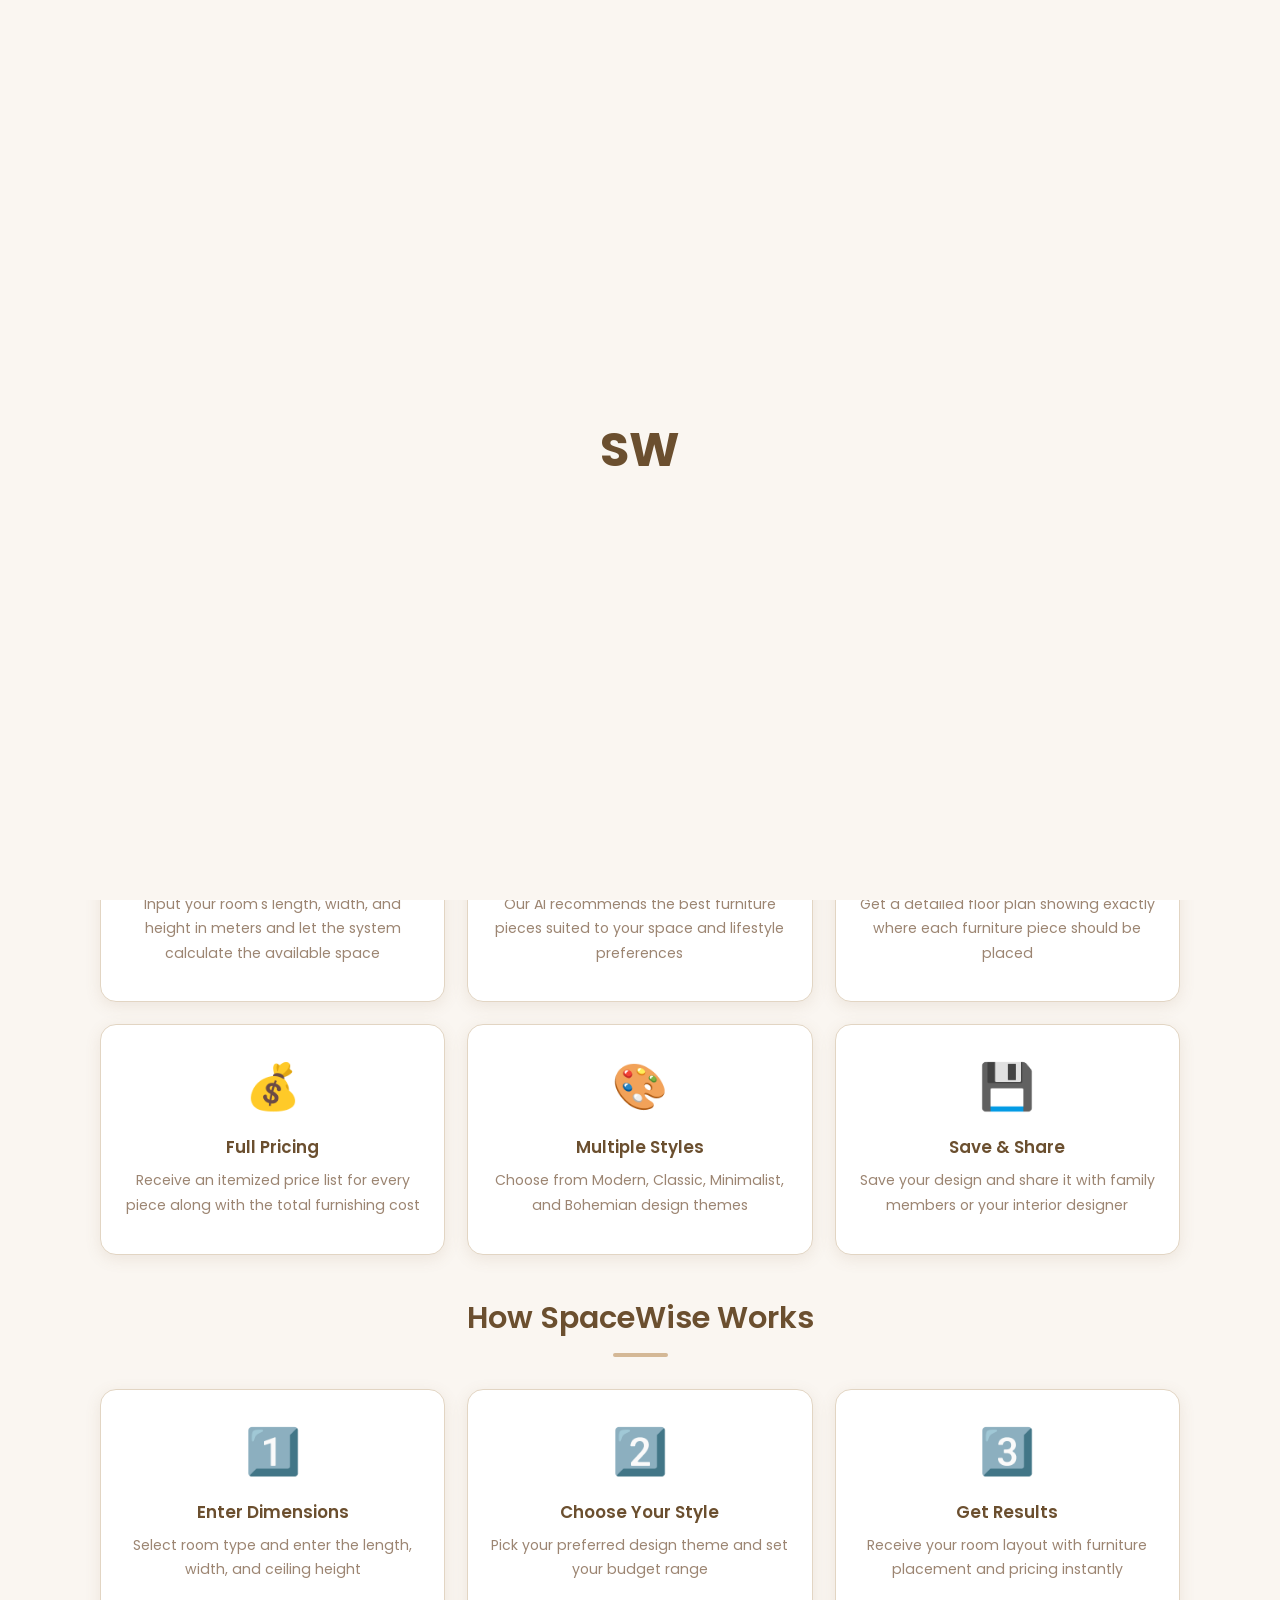
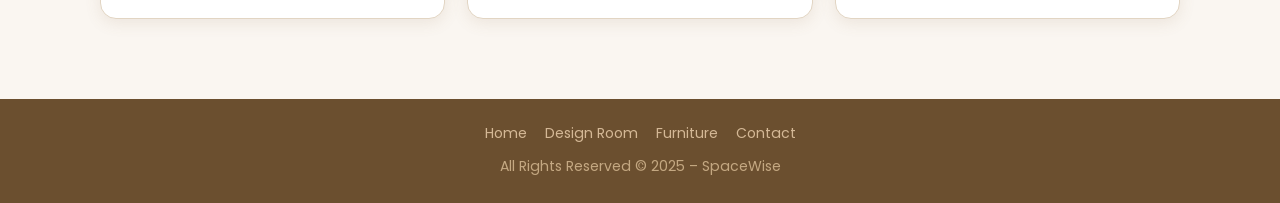
<file: index.html>
<!DOCTYPE html>
<html lang="en">
<head>
    <meta charset="UTF-8">
    <meta name="viewport" content="width=device-width, initial-scale=1.0">
    <title>SpaceWise – AI-Powered Furniture Design</title>
    <link rel="stylesheet" href="style.css">
</head>
<body>
<div id="loader" class="loader-overlay">
  <div class="site-name" id="site-name">
    <span class="letter keep">S</span>
    <span class="letter hide">P</span>
    <span class="letter hide">A</span>
    <span class="letter hide">C</span>
    <span class="letter hide">E</span>
    <span class="letter hide">&nbsp;</span>
    <span class="letter keep">W</span>
    <span class="letter hide">I</span>
    <span class="letter hide">S</span>
    <span class="letter hide">E</span>
  </div>
  <!-- اللوجو مخفي تماماً وموجود في المنتصف -->
  <img src="logo.jpg" alt="Space Wise Logo" id="loader-logo" style="opacity: 0; transform: scale(0.8); position: absolute; transition: all 1s ease-in-out; height: 120px; border-radius: 12px;">
</div>

    <!-- Navbar -->
    <nav>
        <a href="index.html" class="logo-container">
            <img src="logo.jpg" alt="Space Wise Logo" class="nav-logo">
        </a>
        <div class="hamburger" onclick="toggleMenu()" id="hamburger">
            <span></span><span></span><span></span>
        </div>
        <ul id="navMenu">
            <li><a href="index.html" class="active">Home</a></li>
            <li><a href="design.html">Design Room</a></li>
            <li><a href="furniture.html">Furniture</a></li>
            <li><a href="contact.html">Contact</a></li>
        </ul>
    </nav>

    <!-- Main Content -->
    <main>

        <!-- Hero -->
        <div class="hero">
            <h1>Design Your Space Smartly</h1>
            <p>Enter your room dimensions and get AI-powered furniture suggestions with placement maps and full pricing — instantly.</p>
            <a href="design.html" class="hero-btn">Start Designing Now</a>
        </div>

        <!-- Why SpaceWise -->
        <div class="section-title section-padding">
            <h2>Why SpaceWise?</h2>
            <div class="divider"></div>
            <p>We combine artificial intelligence with interior design expertise to give you a unique furnishing experience</p>
        </div>

        <div class="features-grid">
            <div class="feature-card">
                <span class="feature-icon">📐</span>
                <h3>Enter Dimensions</h3>
                <p>Input your room's length, width, and height in meters and let the system calculate the available space</p>
            </div>
            <div class="feature-card">
                <span class="feature-icon">🤖</span>
                <h3>AI Suggestions</h3>
                <p>Our AI recommends the best furniture pieces suited to your space and lifestyle preferences</p>
            </div>
            <div class="feature-card">
                <span class="feature-icon">🗺️</span>
                <h3>Placement Map</h3>
                <p>Get a detailed floor plan showing exactly where each furniture piece should be placed</p>
            </div>
            <div class="feature-card">
                <span class="feature-icon">💰</span>
                <h3>Full Pricing</h3>
                <p>Receive an itemized price list for every piece along with the total furnishing cost</p>
            </div>
            <div class="feature-card">
                <span class="feature-icon">🎨</span>
                <h3>Multiple Styles</h3>
                <p>Choose from Modern, Classic, Minimalist, and Bohemian design themes</p>
            </div>
            <div class="feature-card">
                <span class="feature-icon">💾</span>
                <h3>Save & Share</h3>
                <p>Save your design and share it with family members or your interior designer</p>
            </div>
        </div>

        <!-- How It Works -->
        <div class="section-padding">
            <div class="section-title">
                <h2>How SpaceWise Works</h2>
                <div class="divider"></div>
            </div>
            <div class="features-grid">
                <div class="feature-card">
                    <span class="feature-icon">1️⃣</span>
                    <h3>Enter Dimensions</h3>
                    <p>Select room type and enter the length, width, and ceiling height</p>
                </div>
                <div class="feature-card">
                    <span class="feature-icon">2️⃣</span>
                    <h3>Choose Your Style</h3>
                    <p>Pick your preferred design theme and set your budget range</p>
                </div>
                <div class="feature-card">
                    <span class="feature-icon">3️⃣</span>
                    <h3>Get Results</h3>
                    <p>Receive your room layout with furniture placement and pricing instantly</p>
                </div>
            </div>
        </div>

    </main>

    <!-- Footer -->
    <footer>
        <div class="footer-links">
            <a href="index.html">Home</a>
            <a href="design.html">Design Room</a>
            <a href="furniture.html">Furniture</a>
            <a href="contact.html">Contact</a>
        </div>
        <p>All Rights Reserved &copy; 2025 – SpaceWise</p>
    </footer>

    <script>
        function toggleMenu() {
            document.getElementById('navMenu').classList.toggle('open');
        }
        window.addEventListener('load', () => {
  // 1. يبدأ تداخل الاسم إلى SW
  setTimeout(() => {
    const siteName = document.getElementById('site-name');
    if(siteName) siteName.classList.add('shrink');
    
    // 2. بعد ما تخلص حركة SW، نخفيها
    setTimeout(() => {
      if(siteName) siteName.style.opacity = '0'; 
      
      // 3. ننتظر شوي (نص ثانية) ثم نظهر اللوجو
      setTimeout(() => {
        const loaderLogo = document.getElementById('loader-logo');
        if(loaderLogo) {
          loaderLogo.style.opacity = '1';
          loaderLogo.style.transform = 'scale(1)';
        }
        
        // 4. بعد ما يظهر اللوجو، نخفي شاشة التحميل وندخل الموقع
        setTimeout(() => {
          const loader = document.getElementById('loader');
          if(loader) loader.classList.add('fade-out');
        }, 1500);
        
      }, 500); // فترة هدوء قبل ظهور اللوجو
      
    }, 1500); 

  }, 800);
});
        ;
    </script>

</body>
</html>
</file>
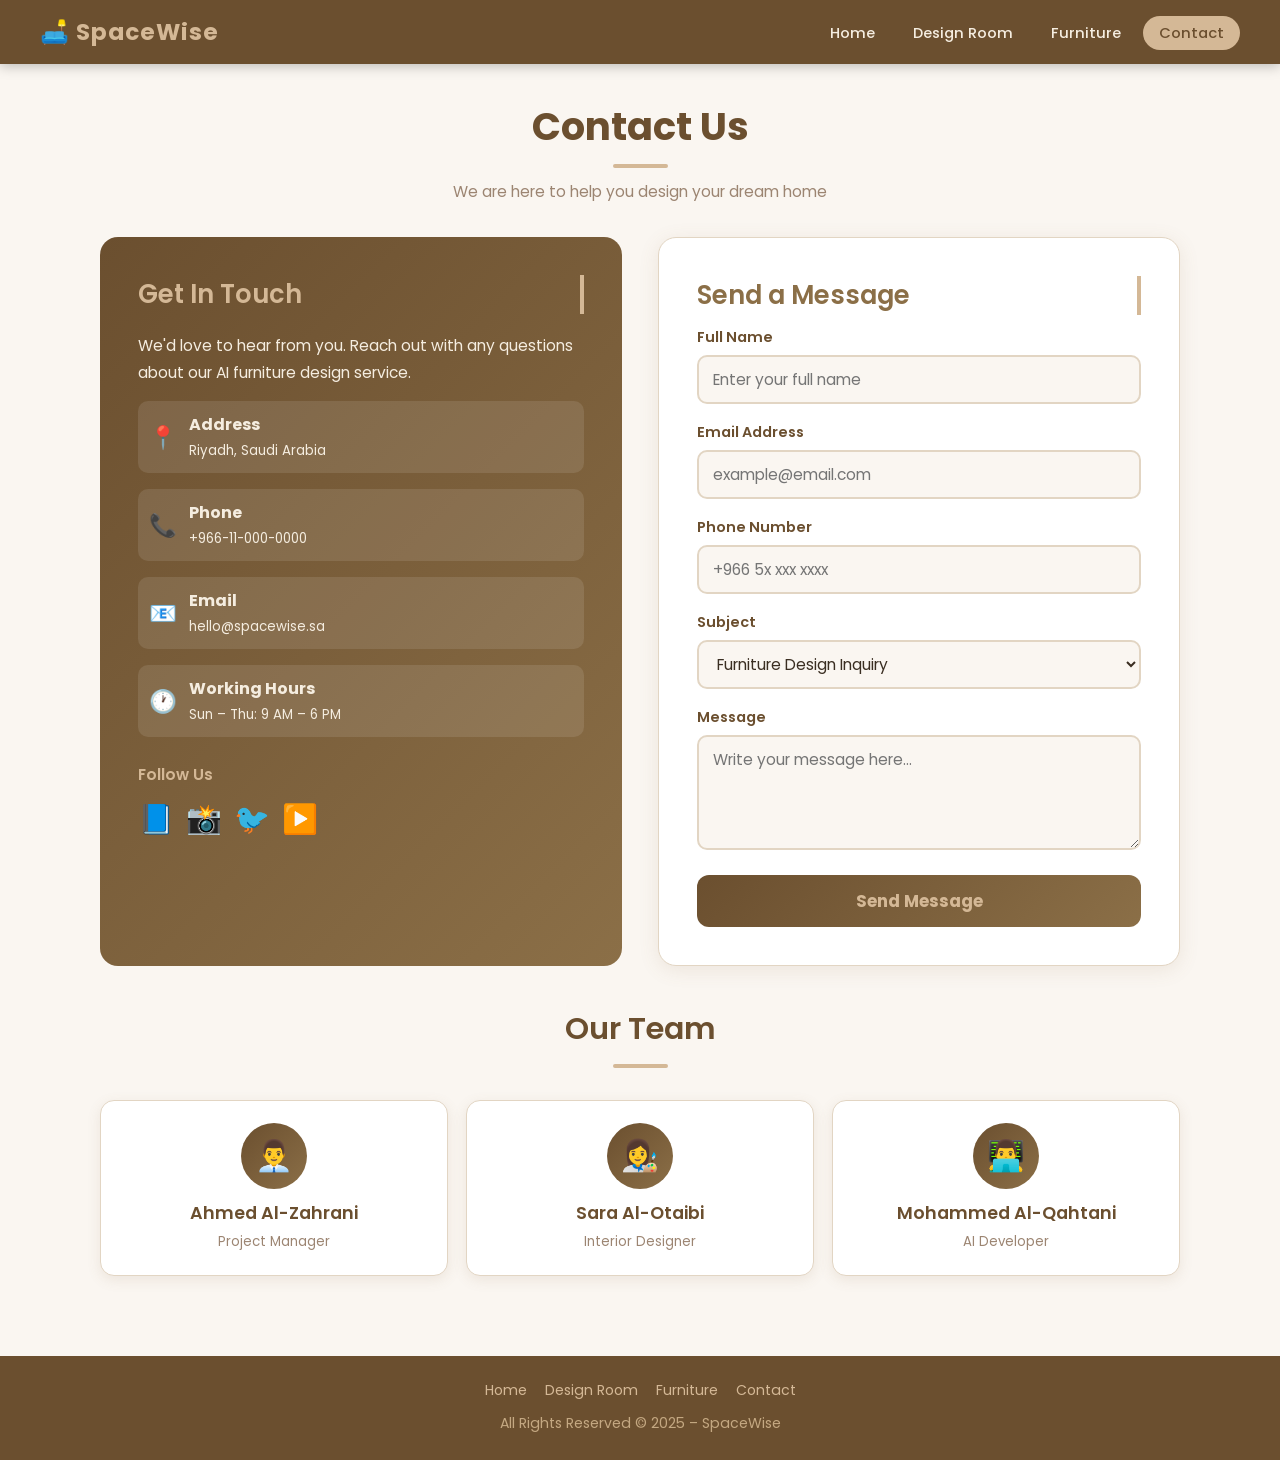
<file: contact.html>
<!DOCTYPE html>
<html lang="en">
<head>
    <meta charset="UTF-8">
    <meta name="viewport" content="width=device-width, initial-scale=1.0">
    <title>Contact Us – SpaceWise</title>
    <link rel="stylesheet" href="style.css">
</head>
<body>

    <!-- Navbar -->
    <nav>
        <a href="index.html" class="logo">🛋️ SpaceWise</a>
        <div class="hamburger" onclick="toggleMenu()">
            <span></span><span></span><span></span>
        </div>
        <ul id="navMenu">
            <li><a href="index.html">Home</a></li>
            <li><a href="design.html">Design Room</a></li>
            <li><a href="furniture.html">Furniture</a></li>
            <li><a href="contact.html" class="active">Contact</a></li>
        </ul>
    </nav>

    <!-- Main Content -->
    <main>

        <div class="section-title">
            <h1>Contact Us</h1>
            <div class="divider"></div>
            <p>We are here to help you design your dream home</p>
        </div>

        <div class="contact-wrapper">

            <!-- Contact Info -->
            <div class="contact-info">
                <h2>Get In Touch</h2>
                <p>We'd love to hear from you. Reach out with any questions about our AI furniture design service.</p>

                <div class="contact-detail">
                    <span>📍</span>
                    <div>
                        <strong>Address</strong><br>
                        <small>Riyadh, Saudi Arabia</small>
                    </div>
                </div>

                <div class="contact-detail">
                    <span>📞</span>
                    <div>
                        <strong>Phone</strong><br>
                        <small>+966-11-000-0000</small>
                    </div>
                </div>

                <div class="contact-detail">
                    <span>📧</span>
                    <div>
                        <strong>Email</strong><br>
                        <small>hello@spacewise.sa</small>
                    </div>
                </div>

                <div class="contact-detail">
                    <span>🕐</span>
                    <div>
                        <strong>Working Hours</strong><br>
                        <small>Sun – Thu: 9 AM – 6 PM</small>
                    </div>
                </div>

                <div style="margin-top: 24px;">
                    <p style="color: var(--accent); font-weight: 600; margin-bottom: 10px;">Follow Us</p>
                    <div style="display: flex; gap: 12px;">
                        <span style="font-size: 1.8rem; cursor: pointer;">📘</span>
                        <span style="font-size: 1.8rem; cursor: pointer;">📸</span>
                        <span style="font-size: 1.8rem; cursor: pointer;">🐦</span>
                        <span style="font-size: 1.8rem; cursor: pointer;">▶️</span>
                    </div>
                </div>
            </div>

            <!-- Contact Form -->
            <div class="contact-form">
                <h2>Send a Message</h2>

                <div class="form-group">
                    <label>Full Name</label>
                    <input type="text" id="contactName" placeholder="Enter your full name">
                </div>

                <div class="form-group">
                    <label>Email Address</label>
                    <input type="email" id="contactEmail" placeholder="example@email.com">
                </div>

                <div class="form-group">
                    <label>Phone Number</label>
                    <input type="tel" id="contactPhone" placeholder="+966 5x xxx xxxx">
                </div>

                <div class="form-group">
                    <label>Subject</label>
                    <select id="contactSubject">
                        <option>Furniture Design Inquiry</option>
                        <option>Request a Quote</option>
                        <option>Technical Support</option>
                        <option>Suggestion or Complaint</option>
                        <option>Other</option>
                    </select>
                </div>

                <div class="form-group">
                    <label>Message</label>
                    <textarea id="contactMessage" placeholder="Write your message here..."></textarea>
                </div>

                <button class="submit-btn" onclick="sendMessage()">Send Message</button>

                <div class="success-msg" id="successMsg">
                    ✅ Your message has been sent successfully! We'll get back to you soon.
                </div>
            </div>
        </div>

        <!-- Team Section -->
        <div class="section-padding">
            <div class="section-title">
                <h2>Our Team</h2>
                <div class="divider"></div>
            </div>
            <div class="team-grid">
                <div class="team-card">
                    <div class="team-avatar">👨‍💼</div>
                    <h3>Ahmed Al-Zahrani</h3>
                    <p>Project Manager</p>
                </div>
                <div class="team-card">
                    <div class="team-avatar">👩‍🎨</div>
                    <h3>Sara Al-Otaibi</h3>
                    <p>Interior Designer</p>
                </div>
                <div class="team-card">
                    <div class="team-avatar">👨‍💻</div>
                    <h3>Mohammed Al-Qahtani</h3>
                    <p>AI Developer</p>
                </div>
            </div>
        </div>

    </main>

    <!-- Footer -->
    <footer>
        <div class="footer-links">
            <a href="index.html">Home</a>
            <a href="design.html">Design Room</a>
            <a href="furniture.html">Furniture</a>
            <a href="contact.html">Contact</a>
        </div>
        <p>All Rights Reserved &copy; 2025 – SpaceWise</p>
    </footer>

    <script>
        function toggleMenu() {
            document.getElementById('navMenu').classList.toggle('open');
        }

        function sendMessage() {
            const name    = document.getElementById('contactName').value;
            const email   = document.getElementById('contactEmail').value;
            const message = document.getElementById('contactMessage').value;

            if (!name || !email || !message) {
                alert('Please fill in all required fields.');
                return;
            }

            document.getElementById('successMsg').classList.add('show');
            document.getElementById('contactName').value    = '';
            document.getElementById('contactEmail').value   = '';
            document.getElementById('contactPhone').value   = '';
            document.getElementById('contactMessage').value = '';

            setTimeout(() => {
                document.getElementById('successMsg').classList.remove('show');
            }, 4000);
        }
    </script>

</body>
</html>
</file>
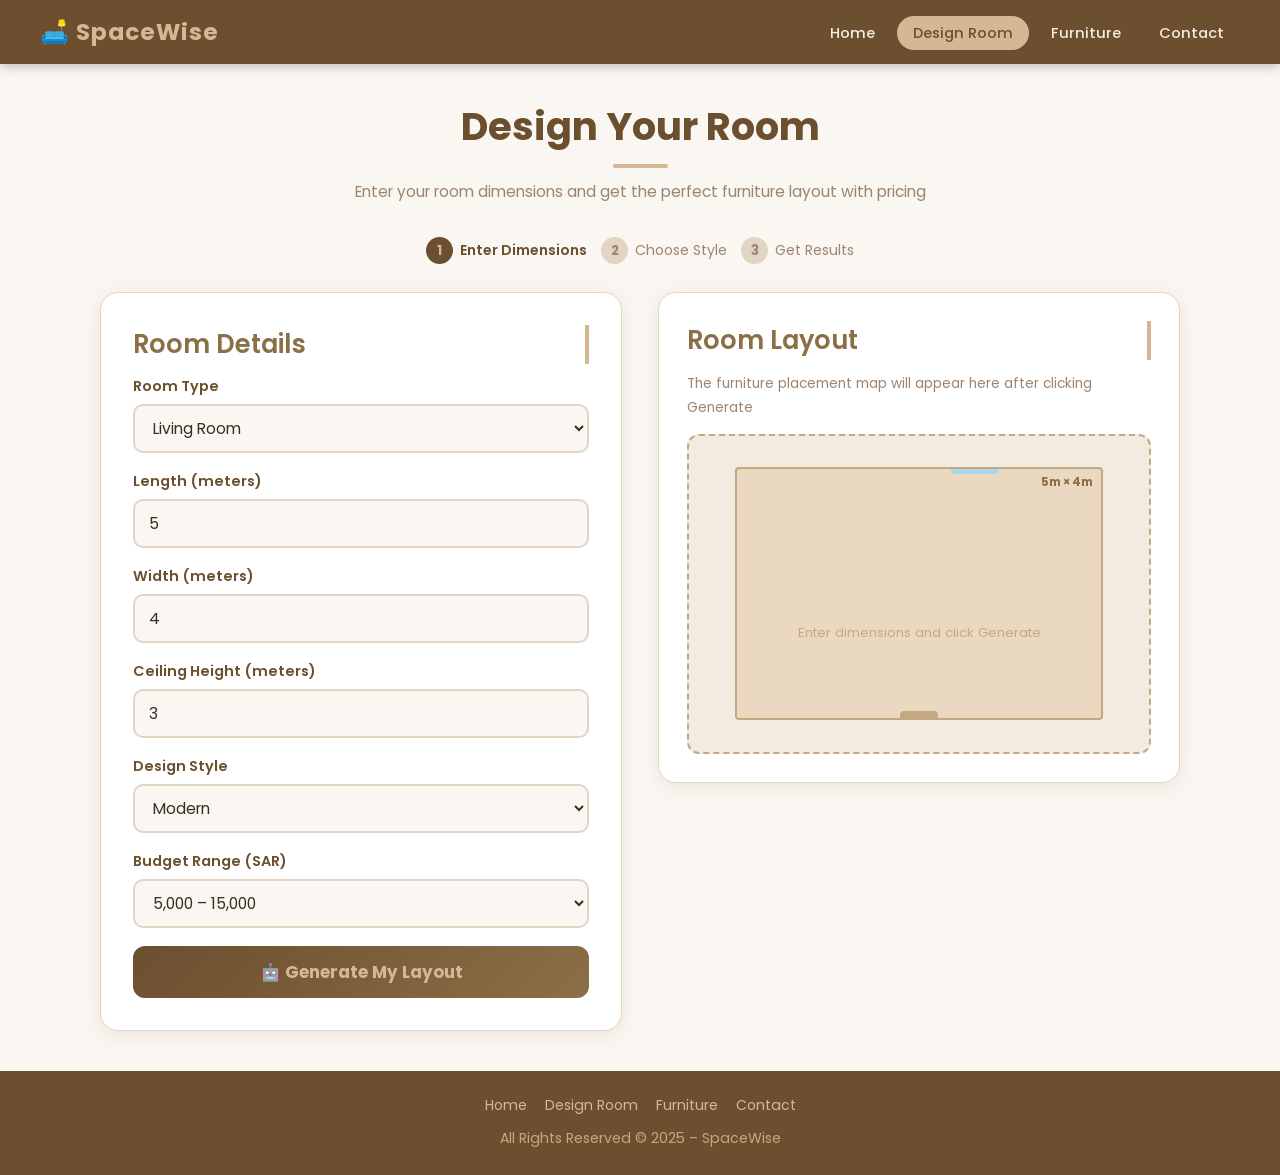
<file: design.html>
<!DOCTYPE html>
<html lang="en">
<head>
    <meta charset="UTF-8">
    <meta name="viewport" content="width=device-width, initial-scale=1.0">
    <title>Design Your Room – SpaceWise</title>
    <link rel="stylesheet" href="style.css">
</head>
<body>

    <!-- Navbar -->
    <nav>
        <a href="index.html" class="logo">🛋️ SpaceWise</a>
        <div class="hamburger" onclick="toggleMenu()">
            <span></span><span></span><span></span>
        </div>
        <ul id="navMenu">
            <li><a href="index.html">Home</a></li>
            <li><a href="design.html" class="active">Design Room</a></li>
            <li><a href="furniture.html">Furniture</a></li>
            <li><a href="contact.html">Contact</a></li>
        </ul>
    </nav>

    <!-- Main Content -->
    <main>

        <div class="section-title">
            <h1>Design Your Room</h1>
            <div class="divider"></div>
            <p>Enter your room dimensions and get the perfect furniture layout with pricing</p>
        </div>

        <!-- Step Indicator -->
        <div class="step-indicator">
            <div class="step active">
                <span class="step-num">1</span>
                <span>Enter Dimensions</span>
            </div>
            <div class="step">
                <span class="step-num">2</span>
                <span>Choose Style</span>
            </div>
            <div class="step">
                <span class="step-num">3</span>
                <span>Get Results</span>
            </div>
        </div>

        <div class="design-container">

            <!-- Input Form -->
            <div class="form-section">
                <h2>Room Details</h2>

                <div class="form-group">
                    <label>Room Type</label>
                    <select id="roomType">
                        <option value="living">Living Room</option>
                        <option value="bedroom">Bedroom</option>
                        <option value="dining">Dining Room</option>
                        <option value="office">Home Office</option>
                        <option value="kids">Kids Room</option>
                    </select>
                </div>

                <div class="form-group">
                    <label>Length (meters)</label>
                    <input type="number" id="roomLength" placeholder="e.g. 5" min="2" max="20" step="0.5" value="5">
                </div>

                <div class="form-group">
                    <label>Width (meters)</label>
                    <input type="number" id="roomWidth" placeholder="e.g. 4" min="2" max="20" step="0.5" value="4">
                </div>

                <div class="form-group">
                    <label>Ceiling Height (meters)</label>
                    <input type="number" id="roomHeight" placeholder="e.g. 3" min="2" max="5" step="0.1" value="3">
                </div>

                <div class="form-group">
                    <label>Design Style</label>
                    <select id="designStyle">
                        <option value="modern">Modern</option>
                        <option value="classic">Classic</option>
                        <option value="minimalist">Minimalist</option>
                        <option value="bohemian">Bohemian</option>
                    </select>
                </div>

                <div class="form-group">
                    <label>Budget Range (SAR)</label>
                    <select id="budget">
                        <option value="low">Under 5,000</option>
                        <option value="medium" selected>5,000 – 15,000</option>
                        <option value="high">15,000 – 30,000</option>
                        <option value="luxury">Above 30,000</option>
                    </select>
                </div>

                <button class="submit-btn" onclick="generateDesign()">
                    🤖 Generate My Layout
                </button>
            </div>

            <!-- Room Preview -->
            <div class="room-preview">
                <h2>Room Layout</h2>
                <p style="font-size:0.85rem; color:var(--text-light); margin-bottom:14px;">The furniture placement map will appear here after clicking Generate</p>

                <div class="room-canvas" id="roomCanvas">
                    <div class="room-floor" id="roomFloor">
                        <span class="room-label" id="roomDimensionLabel">5m × 4m</span>
                        <div class="door-indicator"></div>
                        <div class="window-indicator"></div>
                        <p style="text-align:center; margin-top:42%; color:var(--primary-light); font-size:0.82rem;">Enter dimensions and click Generate</p>
                    </div>
                </div>

                <!-- Furniture Result -->
                <div id="furnitureResult" class="hidden">
                    <div class="result-box overflow-section">
                        <h3 style="margin-bottom:14px;">Suggested Furniture List</h3>
                        <div id="furnitureList"></div>
                        <div class="total-price">
                            <span>Total Cost</span>
                            <span id="totalAmount">0 SAR</span>
                        </div>
                    </div>
                </div>
            </div>

        </div>
    </main>

    <!-- Footer -->
    <footer>
        <div class="footer-links">
            <a href="index.html">Home</a>
            <a href="design.html">Design Room</a>
            <a href="furniture.html">Furniture</a>
            <a href="contact.html">Contact</a>
        </div>
        <p>All Rights Reserved &copy; 2025 – SpaceWise</p>
    </footer>

    <script>
        function toggleMenu() {
            document.getElementById('navMenu').classList.toggle('open');
        }

        const furnitureData = {
            living: [
                { name: "3-Seat Sofa",      icon: "🛋️", w: 28, h: 12, top: 10, left: 10, color: "#8B6F47", price: 2800, dims: "2.2m × 0.9m" },
                { name: "Coffee Table",     icon: "☕", w: 14, h: 10, top: 25, left: 33, color: "#6B4F2F", price: 650,  dims: "1.1m × 0.6m" },
                { name: "TV Unit",          icon: "📺", w: 20, h:  8, top:  5, left: 60, color: "#4A3525", price: 1200, dims: "1.5m × 0.4m" },
                { name: "Armchair",         icon: "🪑", w: 12, h: 12, top: 10, left: 80, color: "#9B7A5A", price: 900,  dims: "0.9m × 0.9m" },
                { name: "Side Shelf",       icon: "📚", w:  8, h: 20, top: 40, left: 88, color: "#5A3E2B", price: 480,  dims: "0.4m × 1.5m" },
            ],
            bedroom: [
                { name: "King Bed",         icon: "🛏️", w: 30, h: 25, top:  8, left: 35, color: "#9B7A5A", price: 3200, dims: "2.0m × 1.8m" },
                { name: "Wardrobe",         icon: "🚪", w: 10, h: 28, top:  8, left: 10, color: "#5A3E2B", price: 2100, dims: "0.6m × 2.0m" },
                { name: "Right Nightstand", icon: "🪴", w:  8, h:  8, top: 15, left: 68, color: "#7A5C3E", price: 320,  dims: "0.5m × 0.5m" },
                { name: "Left Nightstand",  icon: "💡", w:  8, h:  8, top: 15, left: 23, color: "#7A5C3E", price: 320,  dims: "0.5m × 0.5m" },
                { name: "Dressing Table",   icon: "🪞", w: 12, h: 10, top: 65, left: 10, color: "#8B6F47", price: 750,  dims: "0.9m × 0.45m" },
            ],
            dining: [
                { name: "Dining Table",     icon: "🍽️", w: 26, h: 18, top: 30, left: 37, color: "#6B4F2F", price: 1800, dims: "1.8m × 1.0m" },
                { name: "Dining Chairs ×6", icon: "🪑", w:  8, h:  8, top: 20, left: 38, color: "#8B6F47", price: 1500, dims: "0.45m × 0.45m" },
                { name: "Sideboard",        icon: "🗄️", w: 20, h:  8, top:  8, left: 10, color: "#5A3E2B", price: 1200, dims: "1.5m × 0.45m" },
                { name: "Display Shelf",    icon: "🏺", w:  8, h: 18, top:  8, left: 82, color: "#7A5C3E", price: 580,  dims: "0.4m × 1.2m" },
            ],
            office: [
                { name: "L-Shape Desk",     icon: "💻", w: 24, h: 12, top: 10, left: 10, color: "#5A3E2B", price: 1400, dims: "1.6m × 0.7m" },
                { name: "Office Chair",     icon: "🪑", w: 12, h: 12, top: 25, left: 16, color: "#8B6F47", price: 850,  dims: "0.65m × 0.65m" },
                { name: "Bookshelf",        icon: "📚", w: 10, h: 35, top:  8, left: 82, color: "#6B4F2F", price: 720,  dims: "0.35m × 2.0m" },
                { name: "Filing Cabinet",   icon: "🗂️", w:  8, h: 15, top: 60, left: 10, color: "#7A5C3E", price: 480,  dims: "0.4m × 1.0m" },
            ],
            kids: [
                { name: "Kids Bed",         icon: "🛏️", w: 22, h: 18, top:  8, left: 10, color: "#9B7A5A", price: 1800, dims: "1.4m × 0.9m" },
                { name: "Study Desk",       icon: "✏️", w: 18, h: 10, top:  8, left: 70, color: "#5A3E2B", price: 650,  dims: "1.2m × 0.6m" },
                { name: "Toy Storage",      icon: "🧸", w: 10, h: 20, top: 55, left: 10, color: "#8B6F47", price: 580,  dims: "0.6m × 1.2m" },
                { name: "Colorful Shelf",   icon: "📚", w:  8, h: 25, top:  8, left: 58, color: "#7A5C3E", price: 380,  dims: "0.35m × 1.5m" },
            ]
        };

        function generateDesign() {
            const roomType = document.getElementById('roomType').value;
            const length   = parseFloat(document.getElementById('roomLength').value) || 5;
            const width    = parseFloat(document.getElementById('roomWidth').value)  || 4;

            document.getElementById('roomDimensionLabel').textContent = length + 'm × ' + width + 'm';

            const floor = document.getElementById('roomFloor');
            floor.innerHTML = '<span class="room-label">' + length + 'm × ' + width + 'm</span><div class="door-indicator"></div><div class="window-indicator"></div>';

            const items = furnitureData[roomType];
            let total = 0, listHTML = '';

            items.forEach(item => {
                const div = document.createElement('div');
                div.className = 'furniture-item';
                div.style.cssText = `width:${item.w}%;height:${item.h}%;top:${item.top}%;left:${item.left}%;background-color:${item.color};font-size:0.6rem;`;
                div.innerHTML = item.icon + '<br>' + item.name;
                div.title = item.name + ' – ' + item.dims;
                floor.appendChild(div);

                total += item.price;
                listHTML += `
                    <div class="result-item">
                        <span>${item.icon} ${item.name} <small style="color:var(--text-light)">(${item.dims})</small></span>
                        <span class="price-tag">${item.price.toLocaleString()} SAR</span>
                    </div>`;
            });

            document.getElementById('furnitureList').innerHTML = listHTML;
            document.getElementById('totalAmount').textContent = total.toLocaleString() + ' SAR';
            document.getElementById('furnitureResult').classList.remove('hidden');
            document.getElementById('furnitureResult').classList.add('show');
        }
    </script>

</body>
</html>
</file>
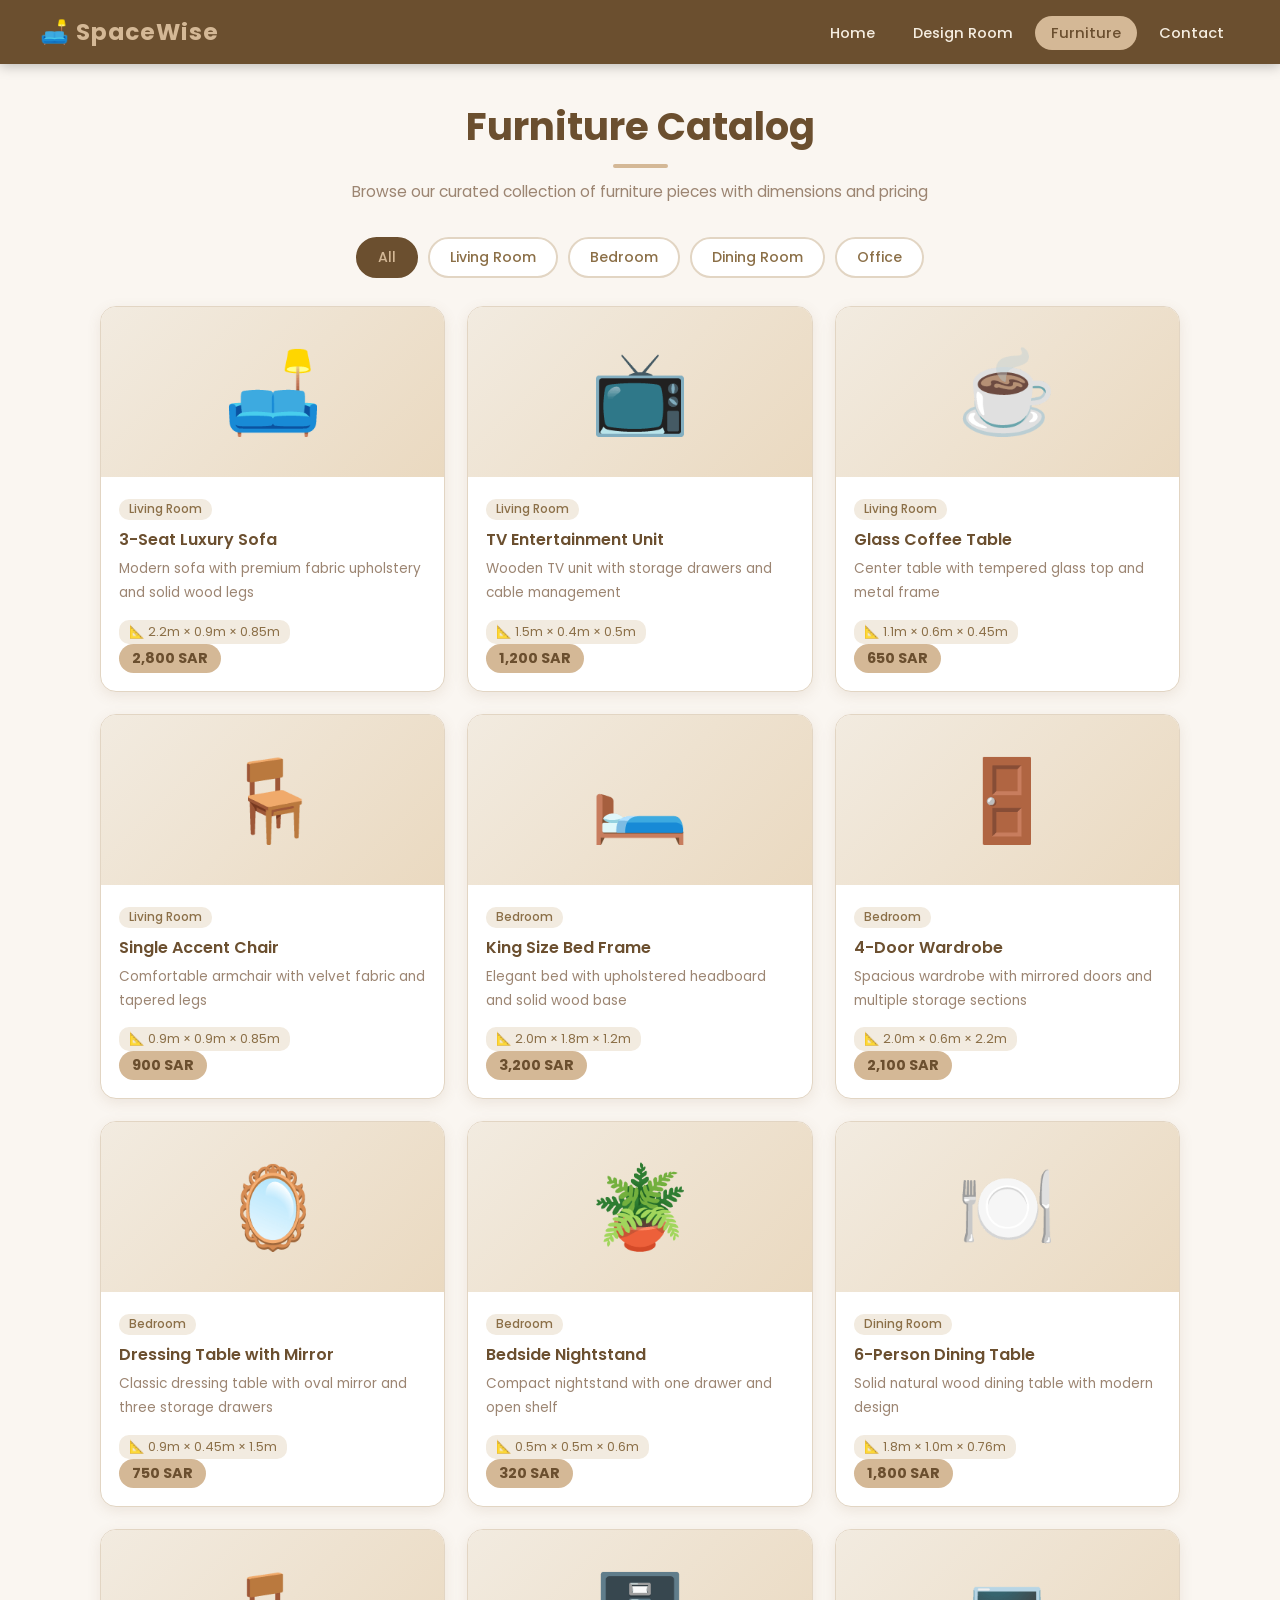
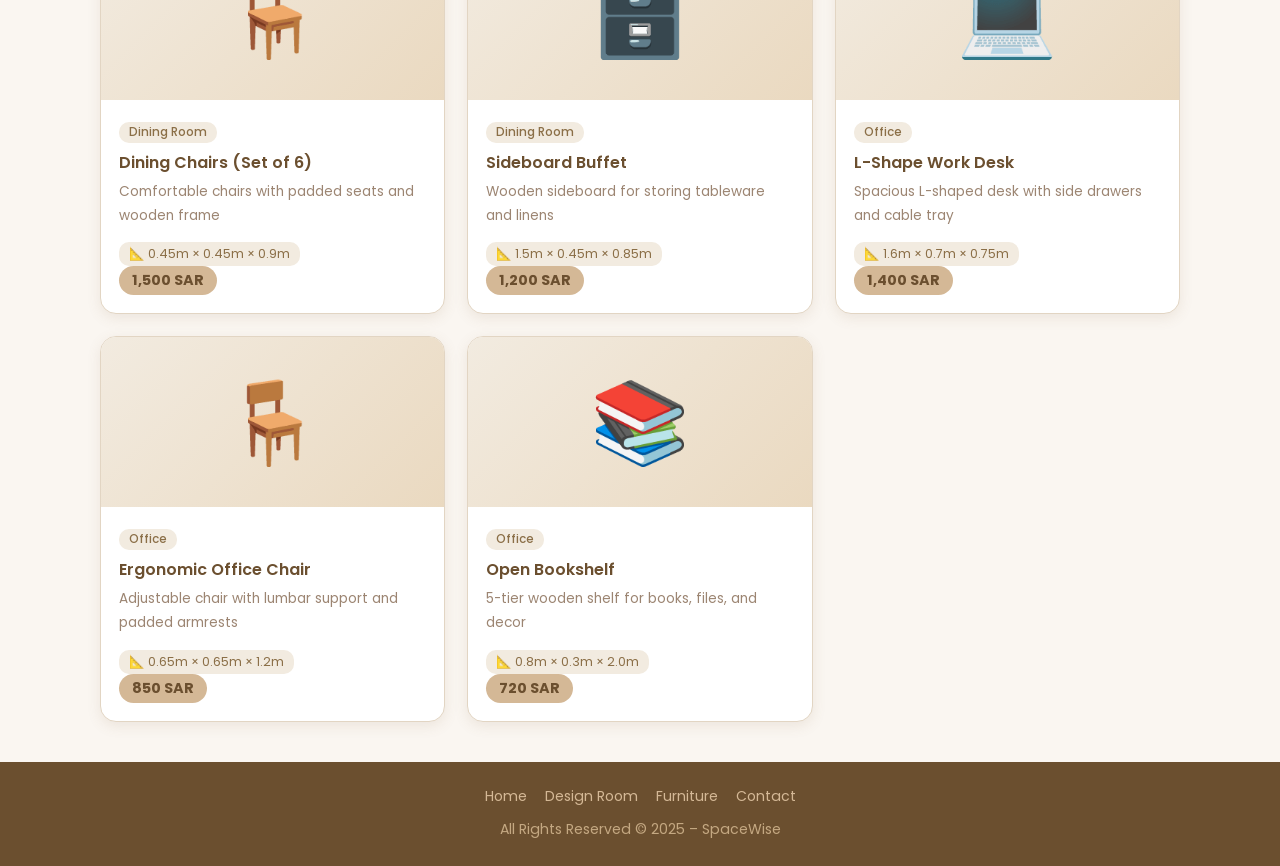
<file: furniture.html>
<!DOCTYPE html>
<html lang="en">
<head>
    <meta charset="UTF-8">
    <meta name="viewport" content="width=device-width, initial-scale=1.0">
    <title>Furniture Catalog – SpaceWise</title>
    <link rel="stylesheet" href="style.css">
</head>
<body>

    <!-- Navbar -->
    <nav>
        <a href="index.html" class="logo">🛋️ SpaceWise</a>
        <div class="hamburger" onclick="toggleMenu()">
            <span></span><span></span><span></span>
        </div>
        <ul id="navMenu">
            <li><a href="index.html">Home</a></li>
            <li><a href="design.html">Design Room</a></li>
            <li><a href="furniture.html" class="active">Furniture</a></li>
            <li><a href="contact.html">Contact</a></li>
        </ul>
    </nav>

    <!-- Main Content -->
    <main>

        <div class="section-title">
            <h1>Furniture Catalog</h1>
            <div class="divider"></div>
            <p>Browse our curated collection of furniture pieces with dimensions and pricing</p>
        </div>

        <!-- Filter Bar -->
        <div class="filter-bar">
            <button class="filter-btn active" onclick="filterFurniture('all', this)">All</button>
            <button class="filter-btn" onclick="filterFurniture('living', this)">Living Room</button>
            <button class="filter-btn" onclick="filterFurniture('bedroom', this)">Bedroom</button>
            <button class="filter-btn" onclick="filterFurniture('dining', this)">Dining Room</button>
            <button class="filter-btn" onclick="filterFurniture('office', this)">Office</button>
        </div>

        <!-- Catalog Grid -->
        <div class="catalog-grid" id="catalogGrid">

            <!-- Living Room -->
            <div class="furniture-card" data-category="living">
                <div class="furniture-emoji">🛋️</div>
                <div class="furniture-info">
                    <span class="room-tag">Living Room</span>
                    <h3>3-Seat Luxury Sofa</h3>
                    <p>Modern sofa with premium fabric upholstery and solid wood legs</p>
                    <div class="dimensions-badge">📐 2.2m × 0.9m × 0.85m</div><br>
                    <span class="price-tag">2,800 SAR</span>
                </div>
            </div>

            <div class="furniture-card" data-category="living">
                <div class="furniture-emoji">📺</div>
                <div class="furniture-info">
                    <span class="room-tag">Living Room</span>
                    <h3>TV Entertainment Unit</h3>
                    <p>Wooden TV unit with storage drawers and cable management</p>
                    <div class="dimensions-badge">📐 1.5m × 0.4m × 0.5m</div><br>
                    <span class="price-tag">1,200 SAR</span>
                </div>
            </div>

            <div class="furniture-card" data-category="living">
                <div class="furniture-emoji">☕</div>
                <div class="furniture-info">
                    <span class="room-tag">Living Room</span>
                    <h3>Glass Coffee Table</h3>
                    <p>Center table with tempered glass top and metal frame</p>
                    <div class="dimensions-badge">📐 1.1m × 0.6m × 0.45m</div><br>
                    <span class="price-tag">650 SAR</span>
                </div>
            </div>

            <div class="furniture-card" data-category="living">
                <div class="furniture-emoji">🪑</div>
                <div class="furniture-info">
                    <span class="room-tag">Living Room</span>
                    <h3>Single Accent Chair</h3>
                    <p>Comfortable armchair with velvet fabric and tapered legs</p>
                    <div class="dimensions-badge">📐 0.9m × 0.9m × 0.85m</div><br>
                    <span class="price-tag">900 SAR</span>
                </div>
            </div>

            <!-- Bedroom -->
            <div class="furniture-card" data-category="bedroom">
                <div class="furniture-emoji">🛏️</div>
                <div class="furniture-info">
                    <span class="room-tag">Bedroom</span>
                    <h3>King Size Bed Frame</h3>
                    <p>Elegant bed with upholstered headboard and solid wood base</p>
                    <div class="dimensions-badge">📐 2.0m × 1.8m × 1.2m</div><br>
                    <span class="price-tag">3,200 SAR</span>
                </div>
            </div>

            <div class="furniture-card" data-category="bedroom">
                <div class="furniture-emoji">🚪</div>
                <div class="furniture-info">
                    <span class="room-tag">Bedroom</span>
                    <h3>4-Door Wardrobe</h3>
                    <p>Spacious wardrobe with mirrored doors and multiple storage sections</p>
                    <div class="dimensions-badge">📐 2.0m × 0.6m × 2.2m</div><br>
                    <span class="price-tag">2,100 SAR</span>
                </div>
            </div>

            <div class="furniture-card" data-category="bedroom">
                <div class="furniture-emoji">🪞</div>
                <div class="furniture-info">
                    <span class="room-tag">Bedroom</span>
                    <h3>Dressing Table with Mirror</h3>
                    <p>Classic dressing table with oval mirror and three storage drawers</p>
                    <div class="dimensions-badge">📐 0.9m × 0.45m × 1.5m</div><br>
                    <span class="price-tag">750 SAR</span>
                </div>
            </div>

            <div class="furniture-card" data-category="bedroom">
                <div class="furniture-emoji">🪴</div>
                <div class="furniture-info">
                    <span class="room-tag">Bedroom</span>
                    <h3>Bedside Nightstand</h3>
                    <p>Compact nightstand with one drawer and open shelf</p>
                    <div class="dimensions-badge">📐 0.5m × 0.5m × 0.6m</div><br>
                    <span class="price-tag">320 SAR</span>
                </div>
            </div>

            <!-- Dining Room -->
            <div class="furniture-card" data-category="dining">
                <div class="furniture-emoji">🍽️</div>
                <div class="furniture-info">
                    <span class="room-tag">Dining Room</span>
                    <h3>6-Person Dining Table</h3>
                    <p>Solid natural wood dining table with modern design</p>
                    <div class="dimensions-badge">📐 1.8m × 1.0m × 0.76m</div><br>
                    <span class="price-tag">1,800 SAR</span>
                </div>
            </div>

            <div class="furniture-card" data-category="dining">
                <div class="furniture-emoji">🪑</div>
                <div class="furniture-info">
                    <span class="room-tag">Dining Room</span>
                    <h3>Dining Chairs (Set of 6)</h3>
                    <p>Comfortable chairs with padded seats and wooden frame</p>
                    <div class="dimensions-badge">📐 0.45m × 0.45m × 0.9m</div><br>
                    <span class="price-tag">1,500 SAR</span>
                </div>
            </div>

            <div class="furniture-card" data-category="dining">
                <div class="furniture-emoji">🗄️</div>
                <div class="furniture-info">
                    <span class="room-tag">Dining Room</span>
                    <h3>Sideboard Buffet</h3>
                    <p>Wooden sideboard for storing tableware and linens</p>
                    <div class="dimensions-badge">📐 1.5m × 0.45m × 0.85m</div><br>
                    <span class="price-tag">1,200 SAR</span>
                </div>
            </div>

            <!-- Office -->
            <div class="furniture-card" data-category="office">
                <div class="furniture-emoji">💻</div>
                <div class="furniture-info">
                    <span class="room-tag">Office</span>
                    <h3>L-Shape Work Desk</h3>
                    <p>Spacious L-shaped desk with side drawers and cable tray</p>
                    <div class="dimensions-badge">📐 1.6m × 0.7m × 0.75m</div><br>
                    <span class="price-tag">1,400 SAR</span>
                </div>
            </div>

            <div class="furniture-card" data-category="office">
                <div class="furniture-emoji">🪑</div>
                <div class="furniture-info">
                    <span class="room-tag">Office</span>
                    <h3>Ergonomic Office Chair</h3>
                    <p>Adjustable chair with lumbar support and padded armrests</p>
                    <div class="dimensions-badge">📐 0.65m × 0.65m × 1.2m</div><br>
                    <span class="price-tag">850 SAR</span>
                </div>
            </div>

            <div class="furniture-card" data-category="office">
                <div class="furniture-emoji">📚</div>
                <div class="furniture-info">
                    <span class="room-tag">Office</span>
                    <h3>Open Bookshelf</h3>
                    <p>5-tier wooden shelf for books, files, and decor</p>
                    <div class="dimensions-badge">📐 0.8m × 0.3m × 2.0m</div><br>
                    <span class="price-tag">720 SAR</span>
                </div>
            </div>

        </div>
    </main>

    <!-- Footer -->
    <footer>
        <div class="footer-links">
            <a href="index.html">Home</a>
            <a href="design.html">Design Room</a>
            <a href="furniture.html">Furniture</a>
            <a href="contact.html">Contact</a>
        </div>
        <p>All Rights Reserved &copy; 2025 – SpaceWise</p>
    </footer>

    <script>
        function toggleMenu() {
            document.getElementById('navMenu').classList.toggle('open');
        }

        function filterFurniture(category, btn) {
            document.querySelectorAll('.filter-btn').forEach(b => b.classList.remove('active'));
            btn.classList.add('active');
            document.querySelectorAll('.furniture-card').forEach(card => {
                card.style.display = (category === 'all' || card.dataset.category === category) ? 'block' : 'none';
            });
        }
    </script>

</body>
</html>
</file>
<file: style.css>
/* ===== Google Font ===== */
@import url('https://fonts.googleapis.com/css2?family=Poppins:wght@300;400;500;600;700&display=swap');

/* ===== CSS Variables - Beige & Light Brown Theme ===== */
:root {
    --primary:     #8B6F47;
    --primary-dark:#6B4F2F;
    --primary-light:#C4A882;
    --accent:      #D4B896;
    --bg-main:     #FAF6F1;
    --bg-card:     #FFFFFF;
    --bg-section:  #F2EBE0;
    --text-dark:   #3A2E22;
    --text-mid:    #6B5744;
    --text-light:  #9C8572;
    --border:      #E2D5C3;
    --shadow:      rgba(139,111,71,0.12);
    --shadow-hover:rgba(139,111,71,0.25);
}

/* ===== Reset & Base ===== */
*, *::before, *::after {
    margin: 0;
    padding: 0;
    box-sizing: border-box;
}

html { scroll-behavior: smooth; }

body {
    font-family: 'Poppins', 'Segoe UI', sans-serif;
    background-color: var(--bg-main);
    color: var(--text-dark);
    min-height: 100vh;
    display: flex;
    flex-direction: column;
    overflow-x: hidden;
}

/* ===== Navbar ===== */
nav {
    background-color: var(--primary-dark);
    padding: 0 40px;
    display: flex;
    align-items: center;
    justify-content: space-between;
    height: 64px;
    position: sticky;
    top: 0;
    z-index: 1000;
    box-shadow: 0 2px 12px rgba(0,0,0,0.25);
}

nav .logo {
    font-size: 1.45rem;
    font-weight: 700;
    color: var(--accent);
    text-decoration: none;
    letter-spacing: 1px;
    display: flex;
    align-items: center;
    gap: 8px;
}

nav ul {
    list-style: none;
    display: flex;
    gap: 6px;
    padding: 0;
}

nav ul li a {
    color: #F5EDE0;
    text-decoration: none;
    font-size: 0.92rem;
    padding: 7px 16px;
    border-radius: 22px;
    transition: background 0.25s, color 0.25s;
    font-weight: 500;
}

nav ul li a:hover,
nav ul li a.active {
    background-color: var(--accent);
    color: var(--primary-dark);
}

/* Hamburger menu (mobile) */
.hamburger {
    display: none;
    flex-direction: column;
    gap: 5px;
    cursor: pointer;
    padding: 6px;
}

.hamburger span {
    display: block;
    width: 24px;
    height: 2px;
    background-color: var(--accent);
    border-radius: 2px;
    transition: all 0.3s;
}

/* ===== Main Content ===== */
main {
    flex: 1;
    padding: 40px 60px;
    max-width: 1200px;
    margin: 0 auto;
    width: 100%;
}

/* ===== Typography (3 text styles) ===== */
h1 {
    font-size: 2.4rem;
    color: var(--primary-dark);
    margin-bottom: 14px;
    font-weight: 700;
    text-align: center;
    line-height: 1.2;
}

h2 {
    font-size: 1.6rem;
    color: var(--primary);
    margin-bottom: 12px;
    font-weight: 600;
    border-right: 4px solid var(--accent);
    padding-right: 12px;
}

h3 {
    font-size: 1.1rem;
    color: var(--primary-dark);
    margin-bottom: 7px;
    font-weight: 600;
}

p {
    font-size: 0.97rem;
    line-height: 1.75;
    color: var(--text-mid);
    margin-bottom: 8px;
}

/* ===== Hero Section ===== */
.hero {
    background: linear-gradient(135deg, var(--primary-dark) 0%, var(--primary) 100%);
    color: #fff;
    border-radius: 22px;
    padding: 70px 50px;
    text-align: center;
    margin-bottom: 50px;
    overflow: hidden;
    position: relative;
}

.hero::before {
    content: '';
    position: absolute;
    top: -60px; left: -60px;
    width: 220px; height: 220px;
    background: rgba(212,184,150,0.15);
    border-radius: 50%;
}

.hero::after {
    content: '';
    position: absolute;
    bottom: -70px; right: -70px;
    width: 260px; height: 260px;
    background: rgba(212,184,150,0.1);
    border-radius: 50%;
}

.hero h1 {
    color: var(--accent);
    font-size: 2.8rem;
    margin-bottom: 18px;
    position: relative;
    z-index: 1;
}

.hero p {
    color: #F5EDE0;
    font-size: 1.1rem;
    max-width: 680px;
    margin: 0 auto 28px;
    position: relative;
    z-index: 1;
}

.hero-btn {
    display: inline-block;
    background-color: var(--accent);
    color: var(--primary-dark);
    padding: 14px 40px;
    border-radius: 30px;
    text-decoration: none;
    font-weight: 700;
    font-size: 1.05rem;
    transition: transform 0.3s, box-shadow 0.3s;
    position: relative;
    z-index: 1;
}

.hero-btn:hover {
    transform: translateY(-3px);
    box-shadow: 0 10px 24px rgba(0,0,0,0.25);
}

/* ===== Feature Cards Grid ===== */
.features-grid {
    display: grid;
    grid-template-columns: repeat(3, 1fr);
    gap: 22px;
    margin-top: 20px;
}

.feature-card {
    background-color: var(--bg-card);
    border-radius: 16px;
    padding: 28px 22px;
    text-align: center;
    box-shadow: 0 4px 16px var(--shadow);
    transition: transform 0.3s, box-shadow 0.3s;
    overflow: hidden;
    border: 1px solid var(--border);
}

.feature-card:hover {
    transform: translateY(-5px);
    box-shadow: 0 12px 28px var(--shadow-hover);
}

.feature-icon {
    font-size: 2.8rem;
    margin-bottom: 14px;
    display: block;
}

.feature-card h3 { font-size: 1.05rem; margin-bottom: 8px; }
.feature-card p  { font-size: 0.88rem; color: var(--text-light); }

/* ===== Section Title ===== */
.section-title {
    text-align: center;
    margin-bottom: 32px;
}

.section-title h2 {
    border: none;
    padding: 0;
    font-size: 1.9rem;
    color: var(--primary-dark);
}

.section-title p {
    color: var(--text-light);
    font-size: 0.97rem;
    max-width: 580px;
    margin: 8px auto 0;
}

.divider {
    width: 55px;
    height: 4px;
    background-color: var(--accent);
    margin: 10px auto;
    border-radius: 2px;
}

.section-padding { padding: 40px 0; }

/* ===== Design Page ===== */
.design-container {
    display: grid;
    grid-template-columns: 1fr 1fr;
    gap: 36px;
    align-items: start;
}

.form-section {
    background-color: var(--bg-card);
    border-radius: 18px;
    padding: 32px;
    box-shadow: 0 4px 20px var(--shadow);
    border: 1px solid var(--border);
    overflow: hidden;
}

.form-group { margin-bottom: 18px; }

.form-group label {
    display: block;
    font-weight: 600;
    color: var(--primary-dark);
    margin-bottom: 7px;
    font-size: 0.9rem;
}

.form-group input,
.form-group select {
    width: 100%;
    padding: 11px 14px;
    border: 2px solid var(--border);
    border-radius: 10px;
    font-size: 0.97rem;
    color: var(--text-dark);
    background-color: var(--bg-main);
    transition: border-color 0.3s;
    font-family: inherit;
}

.form-group input:focus,
.form-group select:focus {
    outline: none;
    border-color: var(--primary-light);
    background-color: #fff;
}

.submit-btn {
    width: 100%;
    padding: 13px;
    background: linear-gradient(135deg, var(--primary-dark), var(--primary));
    color: var(--accent);
    border: none;
    border-radius: 12px;
    font-size: 1.05rem;
    font-weight: 700;
    cursor: pointer;
    transition: opacity 0.3s, transform 0.2s;
    font-family: inherit;
}

.submit-btn:hover {
    opacity: 0.9;
    transform: translateY(-2px);
}

/* Room Canvas */
.room-preview {
    background-color: var(--bg-card);
    border-radius: 18px;
    padding: 28px;
    box-shadow: 0 4px 20px var(--shadow);
    border: 1px solid var(--border);
    overflow: hidden;
}

.room-canvas {
    width: 100%;
    background-color: var(--bg-section);
    border: 2px dashed var(--primary-light);
    border-radius: 12px;
    min-height: 320px;
    position: relative;
    overflow: hidden;
}

.room-floor {
    width: 80%; height: 80%;
    position: absolute;
    top: 10%; left: 10%;
    background-color: #EAD9C0;
    border: 2px solid var(--primary-light);
    border-radius: 4px;
}

.furniture-item {
    position: absolute;
    background-color: var(--primary);
    color: #fff;
    border-radius: 6px;
    display: flex;
    align-items: center;
    justify-content: center;
    font-size: 0.62rem;
    font-weight: 600;
    text-align: center;
    padding: 3px;
    box-shadow: 2px 2px 6px rgba(0,0,0,0.25);
    cursor: pointer;
    transition: transform 0.2s;
    line-height: 1.2;
}

.furniture-item:hover { transform: scale(1.06); z-index: 10; }

/* Result Box */
.result-box {
    background-color: var(--bg-card);
    border-radius: 14px;
    padding: 22px;
    box-shadow: 0 4px 14px var(--shadow);
    margin-top: 18px;
    overflow: hidden;
    border: 1px solid var(--border);
}

.overflow-section { overflow: auto; max-height: 480px; }

.result-item {
    display: flex;
    justify-content: space-between;
    align-items: center;
    padding: 11px 0;
    border-bottom: 1px solid var(--bg-section);
    gap: 10px;
}

.result-item:last-child { border-bottom: none; }

.total-price {
    background: linear-gradient(135deg, var(--primary-dark), var(--primary));
    color: var(--accent);
    border-radius: 12px;
    padding: 16px 22px;
    display: flex;
    justify-content: space-between;
    align-items: center;
    margin-top: 14px;
    font-size: 1.05rem;
    font-weight: 700;
}

/* Price & Dimension Tags */
.price-tag {
    display: inline-block;
    background-color: var(--accent);
    color: var(--primary-dark);
    padding: 4px 13px;
    border-radius: 18px;
    font-weight: 700;
    font-size: 0.9rem;
    white-space: nowrap;
}

.dimensions-badge {
    display: inline-block;
    background-color: var(--bg-section);
    color: var(--primary);
    padding: 3px 10px;
    border-radius: 10px;
    font-size: 0.78rem;
    margin-top: 5px;
}

/* ===== Furniture Catalog ===== */
.catalog-grid {
    display: grid;
    grid-template-columns: repeat(3, 1fr);
    gap: 22px;
}

.furniture-card {
    background-color: var(--bg-card);
    border-radius: 16px;
    overflow: hidden;
    box-shadow: 0 4px 14px var(--shadow);
    transition: transform 0.3s, box-shadow 0.3s;
    border: 1px solid var(--border);
}

.furniture-card:hover {
    transform: translateY(-5px);
    box-shadow: 0 14px 32px var(--shadow-hover);
}

.furniture-emoji {
    width: 100%;
    height: 170px;
    display: flex;
    align-items: center;
    justify-content: center;
    font-size: 5rem;
    background: linear-gradient(135deg, var(--bg-section), #EAD9C0);
}

.furniture-info { padding: 18px; }
.furniture-info h3 { font-size: 1rem; margin-bottom: 5px; }
.furniture-info p  { font-size: 0.85rem; color: var(--text-light); margin-bottom: 10px; }

.room-tag {
    display: inline-block;
    background-color: var(--bg-section);
    color: var(--primary);
    padding: 2px 10px;
    border-radius: 10px;
    font-size: 0.74rem;
    margin-bottom: 7px;
    font-weight: 500;
}

/* Filter Buttons */
.filter-bar {
    display: flex;
    gap: 10px;
    margin-bottom: 28px;
    flex-wrap: wrap;
    justify-content: center;
}

.filter-btn {
    padding: 8px 20px;
    border: 2px solid var(--border);
    border-radius: 24px;
    background-color: var(--bg-card);
    color: var(--primary);
    cursor: pointer;
    font-size: 0.88rem;
    font-family: inherit;
    transition: all 0.25s;
    font-weight: 500;
}

.filter-btn:hover,
.filter-btn.active {
    background-color: var(--primary-dark);
    color: var(--accent);
    border-color: var(--primary-dark);
}

/* ===== Contact Page ===== */
.contact-wrapper {
    display: grid;
    grid-template-columns: 1fr 1fr;
    gap: 36px;
}

.contact-info {
    background: linear-gradient(135deg, var(--primary-dark), var(--primary));
    border-radius: 18px;
    padding: 38px;
    color: #F5EDE0;
    overflow: hidden;
}

.contact-info h2 {
    color: var(--accent);
    border-color: var(--accent);
    margin-bottom: 18px;
}

.contact-info p { color: #F5EDE0; margin-bottom: 14px; }

.contact-detail {
    display: flex;
    align-items: center;
    gap: 12px;
    margin-bottom: 16px;
    padding: 11px;
    background-color: rgba(255,255,255,0.1);
    border-radius: 10px;
}

.contact-detail span:first-child { font-size: 1.4rem; }

.contact-form {
    background-color: var(--bg-card);
    border-radius: 18px;
    padding: 38px;
    box-shadow: 0 4px 20px var(--shadow);
    border: 1px solid var(--border);
    overflow: hidden;
}

.contact-form textarea {
    width: 100%;
    padding: 11px 14px;
    border: 2px solid var(--border);
    border-radius: 10px;
    font-size: 0.97rem;
    color: var(--text-dark);
    background-color: var(--bg-main);
    resize: vertical;
    min-height: 115px;
    font-family: inherit;
    transition: border-color 0.3s;
}

.contact-form textarea:focus {
    outline: none;
    border-color: var(--primary-light);
    background-color: #fff;
}

/* Team */
.team-grid {
    display: grid;
    grid-template-columns: repeat(3, 1fr);
    gap: 18px;
    margin-top: 26px;
}

.team-card {
    background-color: var(--bg-card);
    border-radius: 14px;
    padding: 22px;
    text-align: center;
    box-shadow: 0 4px 14px var(--shadow);
    border: 1px solid var(--border);
}

.team-avatar {
    width: 66px; height: 66px;
    border-radius: 50%;
    background: linear-gradient(135deg, var(--primary-dark), var(--primary));
    display: flex;
    align-items: center;
    justify-content: center;
    font-size: 1.9rem;
    margin: 0 auto 11px;
}

.team-card h3 { color: var(--primary-dark); margin-bottom: 4px; }
.team-card p  { font-size: 0.83rem; color: var(--text-light); margin: 0; }

/* Success Message */
.success-msg {
    display: none;
    background-color: #D4EDDA;
    color: #155724;
    border: 1px solid #C3E6CB;
    border-radius: 10px;
    padding: 14px 18px;
    margin-top: 14px;
    text-align: center;
    font-weight: 600;
}

.success-msg.show { display: block; }

/* ===== Images ===== */
img { max-width: 100%; height: auto; display: block; border-radius: 8px; }
.img-cover   { width: 100%; height: 200px; object-fit: cover; }
.img-rounded { border-radius: 50%; }
.img-shadow  { box-shadow: 0 4px 14px var(--shadow); }

/* ===== Footer ===== */
footer {
    background-color: var(--primary-dark);
    color: var(--primary-light);
    text-align: center;
    padding: 24px 40px;
    margin-top: auto;
}

footer p { color: var(--primary-light); font-size: 0.88rem; margin: 0; }

.footer-links {
    display: flex;
    justify-content: center;
    gap: 18px;
    margin-bottom: 10px;
    flex-wrap: wrap;
}

.footer-links a {
    color: var(--accent);
    text-decoration: none;
    font-size: 0.88rem;
    transition: color 0.25s;
}

.footer-links a:hover { color: #fff; }

/* ===== Step Indicator ===== */
.step-indicator {
    display: flex;
    justify-content: center;
    gap: 14px;
    margin-bottom: 28px;
    flex-wrap: wrap;
}

.step {
    display: flex;
    align-items: center;
    gap: 7px;
    font-size: 0.88rem;
    color: var(--text-light);
}

.step-num {
    width: 27px; height: 27px;
    border-radius: 50%;
    background-color: var(--border);
    color: var(--text-light);
    display: flex;
    align-items: center;
    justify-content: center;
    font-weight: 700;
    font-size: 0.82rem;
}

.step.active .step-num { background-color: var(--primary-dark); color: var(--accent); }
.step.active { color: var(--primary-dark); font-weight: 600; }

/* ===== Utility ===== */
.hidden { display: none; }
.show   { display: block; }
.badge { display: inline-block; padding: 4px 12px; border-radius: 18px; font-size: 0.78rem; font-weight: 700; }
.badge-gold { background-color: var(--accent); color: var(--primary-dark); }
.badge-dark { background-color: var(--primary-dark); color: var(--accent); }
.bg-warm    { background-color: var(--bg-section); }
.card-padding { padding: 24px; }
.btn-padding  { padding: 11px 28px; }

/* ===== Room label & indicators ===== */
.room-label {
    position: absolute;
    top: 5px; right: 8px;
    font-size: 0.72rem;
    color: var(--primary);
    font-weight: 700;
}

.door-indicator {
    position: absolute;
    bottom: 0; left: 50%;
    transform: translateX(-50%);
    width: 38px; height: 7px;
    background-color: var(--primary-light);
    border-radius: 4px 4px 0 0;
}

.window-indicator {
    position: absolute;
    top: 0; right: 28%;
    width: 48px; height: 5px;
    background-color: #A8D8EA;
    border-radius: 0 0 4px 4px;
}

/* ============================================================
   RESPONSIVE - Mobile First
   ============================================================ */

/* Tablet: ≤ 900px */
@media (max-width: 900px) {
    main { padding: 30px 28px; }

    .features-grid      { grid-template-columns: repeat(2, 1fr); }
    .catalog-grid       { grid-template-columns: repeat(2, 1fr); }
    .design-container   { grid-template-columns: 1fr; }
    .contact-wrapper    { grid-template-columns: 1fr; }
    .team-grid          { grid-template-columns: repeat(2, 1fr); }

    .hero { padding: 50px 30px; }
    .hero h1 { font-size: 2rem; }
}

/* Mobile: ≤ 600px */
@media (max-width: 600px) {
    /* Navbar */
    nav { padding: 0 18px; }
    nav ul { display: none; flex-direction: column; position: absolute; top: 64px; left: 0; right: 0; background-color: var(--primary-dark); padding: 12px 18px 18px; gap: 4px; box-shadow: 0 6px 18px rgba(0,0,0,0.3); }
    nav ul.open { display: flex; }
    nav ul li a { display: block; padding: 10px 14px; border-radius: 10px; font-size: 0.95rem; }
    .hamburger { display: flex; }

    /* Main */
    main { padding: 22px 16px; }

    /* Hero */
    .hero { padding: 38px 20px; border-radius: 16px; margin-bottom: 30px; }
    .hero h1 { font-size: 1.65rem; }
    .hero p  { font-size: 0.95rem; }
    .hero-btn { padding: 12px 28px; font-size: 0.97rem; }

    /* Grids → single column */
    .features-grid    { grid-template-columns: 1fr; gap: 14px; }
    .catalog-grid     { grid-template-columns: 1fr; gap: 14px; }
    .design-container { grid-template-columns: 1fr; gap: 20px; }
    .contact-wrapper  { grid-template-columns: 1fr; gap: 20px; }
    .team-grid        { grid-template-columns: 1fr; gap: 14px; }

    /* Typography */
    h1 { font-size: 1.6rem; }
    h2 { font-size: 1.3rem; }

    /* Form */
    .form-section  { padding: 22px 18px; }
    .room-preview  { padding: 20px 16px; }
    .contact-info  { padding: 26px 20px; }
    .contact-form  { padding: 26px 20px; }

    /* Room canvas */
    .room-canvas { min-height: 240px; }

    /* Result item */
    .result-item { flex-direction: column; align-items: flex-start; gap: 6px; }

    /* Total price */
    .total-price { flex-direction: column; gap: 6px; text-align: center; }

    /* Filter bar */
    .filter-bar { gap: 8px; }
    .filter-btn { padding: 7px 14px; font-size: 0.82rem; }

    /* Footer */
    footer { padding: 18px 16px; }
    .footer-links { gap: 12px; }

    /* Step indicator */
    .step-indicator { gap: 8px; }
    .step { font-size: 0.8rem; }

    /* Section title */
    .section-title h2 { font-size: 1.5rem; }
}
/* تنسيق شاشة التحميل في المنتصف */
.loader-overlay {
  position: fixed;
  top: 0; left: 0; width: 100%; height: 100%;
  background-color: var(--bg-main); 
  display: flex;
  align-items: center;
  justify-content: center;
  z-index: 9999;
  transition: opacity 0.8s ease-in-out;
}

.loader-overlay.fade-out {
  opacity: 0;
  pointer-events: none;
}

/* تنسيق حركة الاسم */
.site-name {
  display: flex;
  justify-content: center;
  align-items: center;
  font-size: 3rem;
  font-weight: 700;
  color: var(--primary-dark);
}

.site-name .letter {
  display: inline-block;
  overflow: hidden;
  white-space: nowrap;
  max-width: 100px; /* عرض تقريبي للحرف الواحد */
  opacity: 1;
  transition: max-width 1.5s ease-in-out, opacity 1s ease-in-out;
}

.site-name.shrink .hide {
  max-width: 0;
  opacity: 0;
  margin: 0;
}
/* تنسيق اللوجو في الهيدر */
.logo-container {
  display: flex;
  align-items: center;
  text-decoration: none;
}

.nav-logo {
  height: 45px;
  border-radius: 8px;
}
</file>
